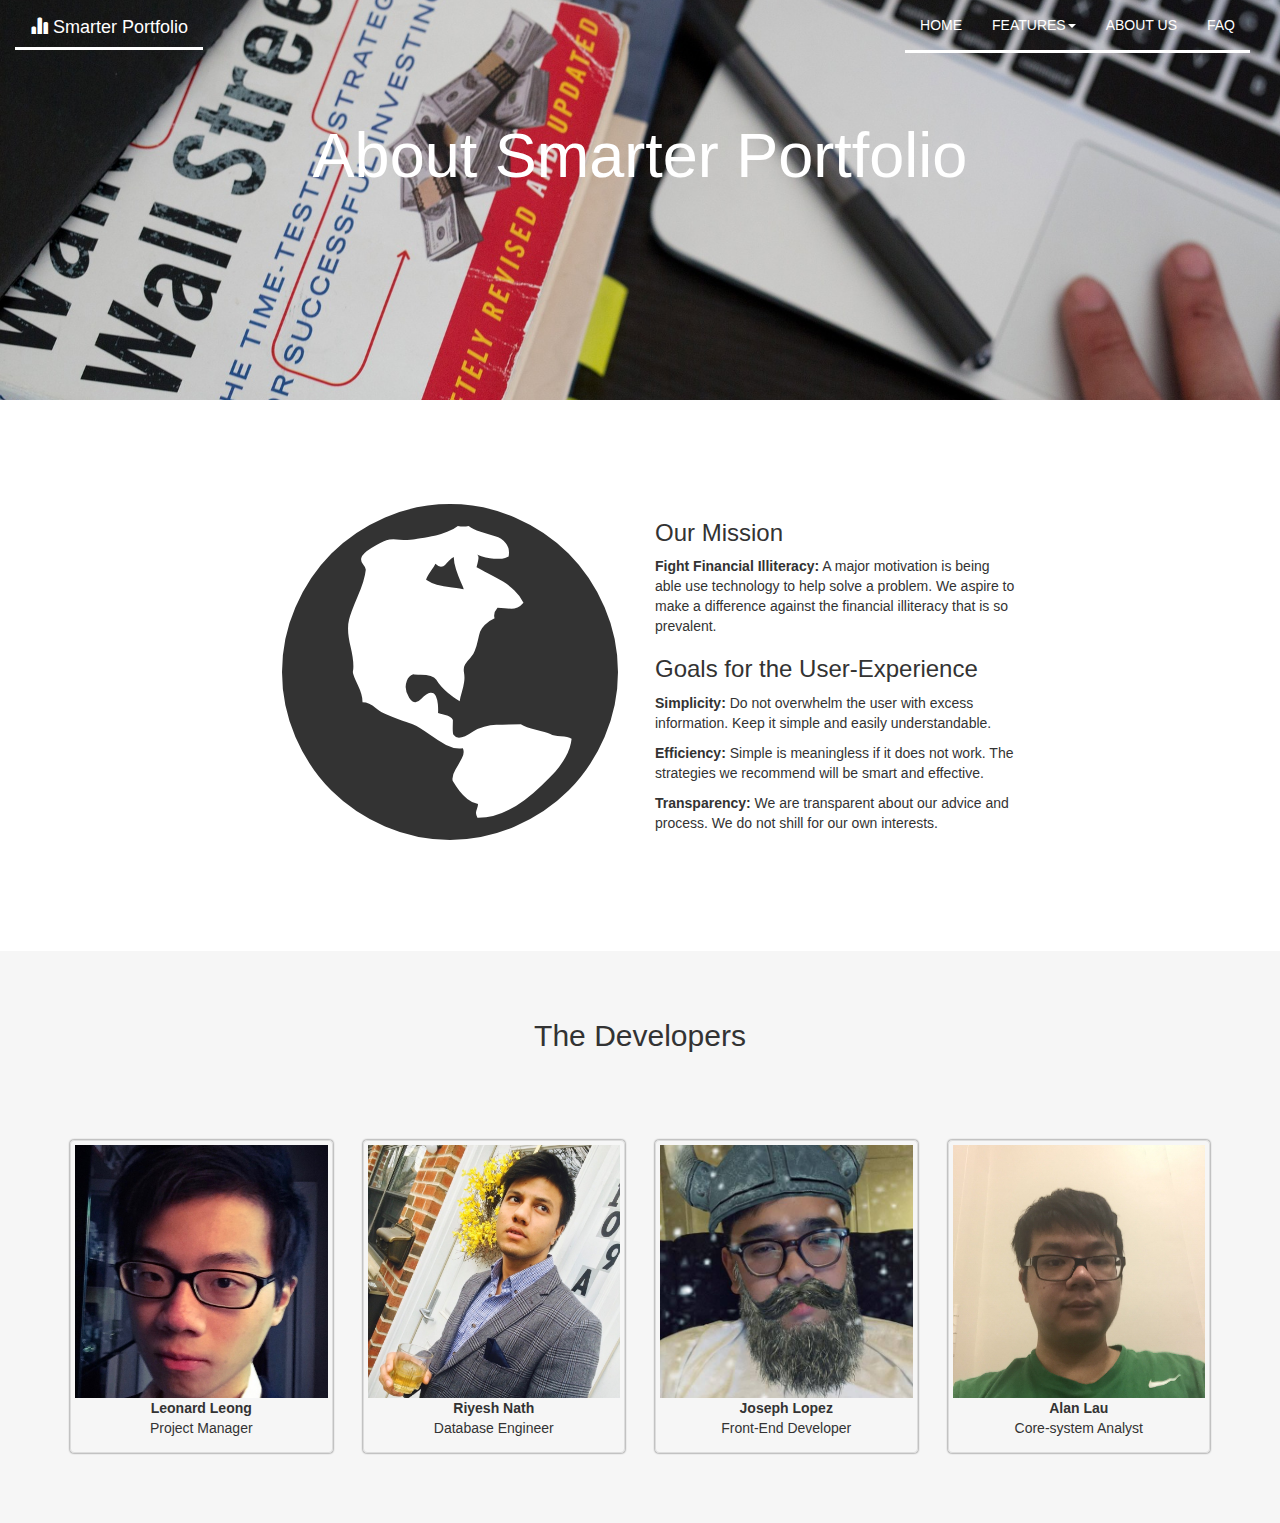
<file: AboutUs.html>
<!DOCTYPE html>
<html lang="en">
<head>
  <title>About Us</title>
  <meta charset="utf-8">
  <meta name="viewport" content="width=device-width, initial-scale=1">
  <link rel="stylesheet" href="http://maxcdn.bootstrapcdn.com/bootstrap/3.3.7/css/bootstrap.min.css">
  <script src="https://ajax.googleapis.com/ajax/libs/jquery/1.12.4/jquery.min.js"></script>
  <script src="http://maxcdn.bootstrapcdn.com/bootstrap/3.3.7/js/bootstrap.min.js"></script>
  <link rel="stylesheet" type="text/css" href="style/AboutUs.css" media="screen"/>
  <script src="script/AboutUs.js"></script>

  <style>
    
    #header{
      background-image: url('photos/wallstreet_mag.jpg');
      background-size: cover;
      background-position: center center;
      height: 400px; 
    }
  </style>
</head>

<body>

<div class="clearfix container-fluid" id="header">

  <!--navbar-->
  <nav class="navbar navbar-default">
    <div class="container-fluid">
      <div class="navbar-header">
      <!--Compress navbar links into one button when viewed on a phone-->
        <button type="button" class="navbar-toggle" data-toggle="collapse" data-target="#myNavbar">
          <span class="icon-bar"></span>
          <span class="icon-bar"></span>
          <span class="icon-bar"></span>
        </button>
        <a class = "navbar-brand" href="index.html"><span class="glyphicon glyphicon-stats logo"></span> Smarter Portfolio</a>
      </div>

      <!--Nav bar links. Will be put in a button when viewed on a phone-->
      <div class="collapse navbar-collapse" id="myNavbar">
        <ul class="nav navbar-nav navbar-right">
          <li><a href="index.html">HOME</a></li>
          <!--drop drop of features link-->
          <li class="dropdown"><a class="dropdown-toggle" data-toggle="dropdown" href="#">FEATURES<span class="caret"></span></a>
            <ul class="dropdown-menu">
              <li><a href="PortfolioBuilder.html">PORTFOLIO BUILDER</a></li>
              <li><a href="ExpectedGrowthCalculator.html">EXPECTED GROWTH CALCULATOR</a></li>
              <li><a href="CreditCardWizard.html">CREDIT CARD WIZARD</a></li>
            </ul>
          </li>
          <li><a href="AboutUs.html">ABOUT US</a></li>
          <li><a href="FAQ.html">FAQ</a></li>
        </ul>
      </div>
    </div>
  </nav>

  <div class="jumbotron container headerJumbotron text-center">
    <h1>About Smarter Portfolio</h1>
  </div>

</div>



<!-- Container (About Section) -->
<!--
<div class="container">
  <div class="row">
    <div class="col-sm-4 col-sm-offset-2 left-image">
      <span class="glyphicon glyphicon-globe small-logo"></span>
    </div>
    <div class="col-sm-4">
      <h3>Our Mission</h2>
      <p><strong>Fight Financial Literacy:</strong> A major motivation is being able use technology to help solve a problem. We aspire to make a difference against the financial illiteracy that is so prevalent.</p>
      <h3>Goals for the User-Experience</h3>
      <p><strong>Simplicity:</strong> Do not overwhelm the user with excess information. Keep it simple and easily understandable.</p>
      <p><strong>Efficiency:</strong> Simple is meaningless if it does not work. The strategies we recommend will be smart and effective.</p>
      <p><strong>Transparency:</strong> We are transparent about our advice and process. We do not shill for our own interests.</p>
    </div>
  </div>
</div>
//-->

<!-- Container (About Section) -->
<div class="container mission">
  <div class="row">
    <div class="col-sm-6 fade-left left-image">
      <span class="glyphicon glyphicon-globe small-logo"></span>
    </div>
    <div class="col-sm-4 fade-right">
      <h3>Our Mission</h3>
      <p><strong>Fight Financial Illiteracy:</strong> A major motivation is being able use technology to help solve a problem. We aspire to make a difference against the financial illiteracy that is so prevalent.</p>
      <h3>Goals for the User-Experience</h3>
      <p><strong>Simplicity:</strong> Do not overwhelm the user with excess information. Keep it simple and easily understandable.</p>
      <p><strong>Efficiency:</strong> Simple is meaningless if it does not work. The strategies we recommend will be smart and effective.</p>
      <p><strong>Transparency:</strong> We are transparent about our advice and process. We do not shill for our own interests.</p>
    </div>
  </div>
</div>

<!-- Container (Portfolio Section) -->
<div class="container-fluid thumbnails text-center">

  <div class="container">
    
    <div class="jumbotron developersJumbotron text-center">
      <h2>The Developers</h2>
    </div>

    <div class="row text-center">
      <div class="col-sm-3 fade-thumbnail">
        <div class="thumbnail">
          <img src="photos/leon.jpg" alt="Leon" width="400" height="300">
          <p><strong>Leonard Leong</strong><br>Project Manager</p>
        </div>
      </div>

      <div class="col-sm-3 fade-thumbnail">
        <div class="thumbnail">
          <img src="photos/riyesh.jpg" alt="Riyesh" width="400" height="300">
          <p><strong>Riyesh Nath</strong><br>Database Engineer</p> 
        </div>
      </div>

      <div class="col-sm-3 fade-thumbnail">
        <div class="thumbnail">
          <img src="photos/joseph.jpg" alt="Joseph" width="400" height="300">
          <p><strong>Joseph Lopez</strong><br>Front-End Developer</p>   
        </div>
      </div>

      <div class="col-sm-3 fade-thumbnail">
        <div class="thumbnail">
          <img src="photos/alan.jpg" alt="Alan" width="400" height="300">
          <p><strong>Alan Lau</strong><br>Core-system Analyst</p>
        </div>
      </div>
    </div>

  </div>

</div>

</body>
</html>
</file>
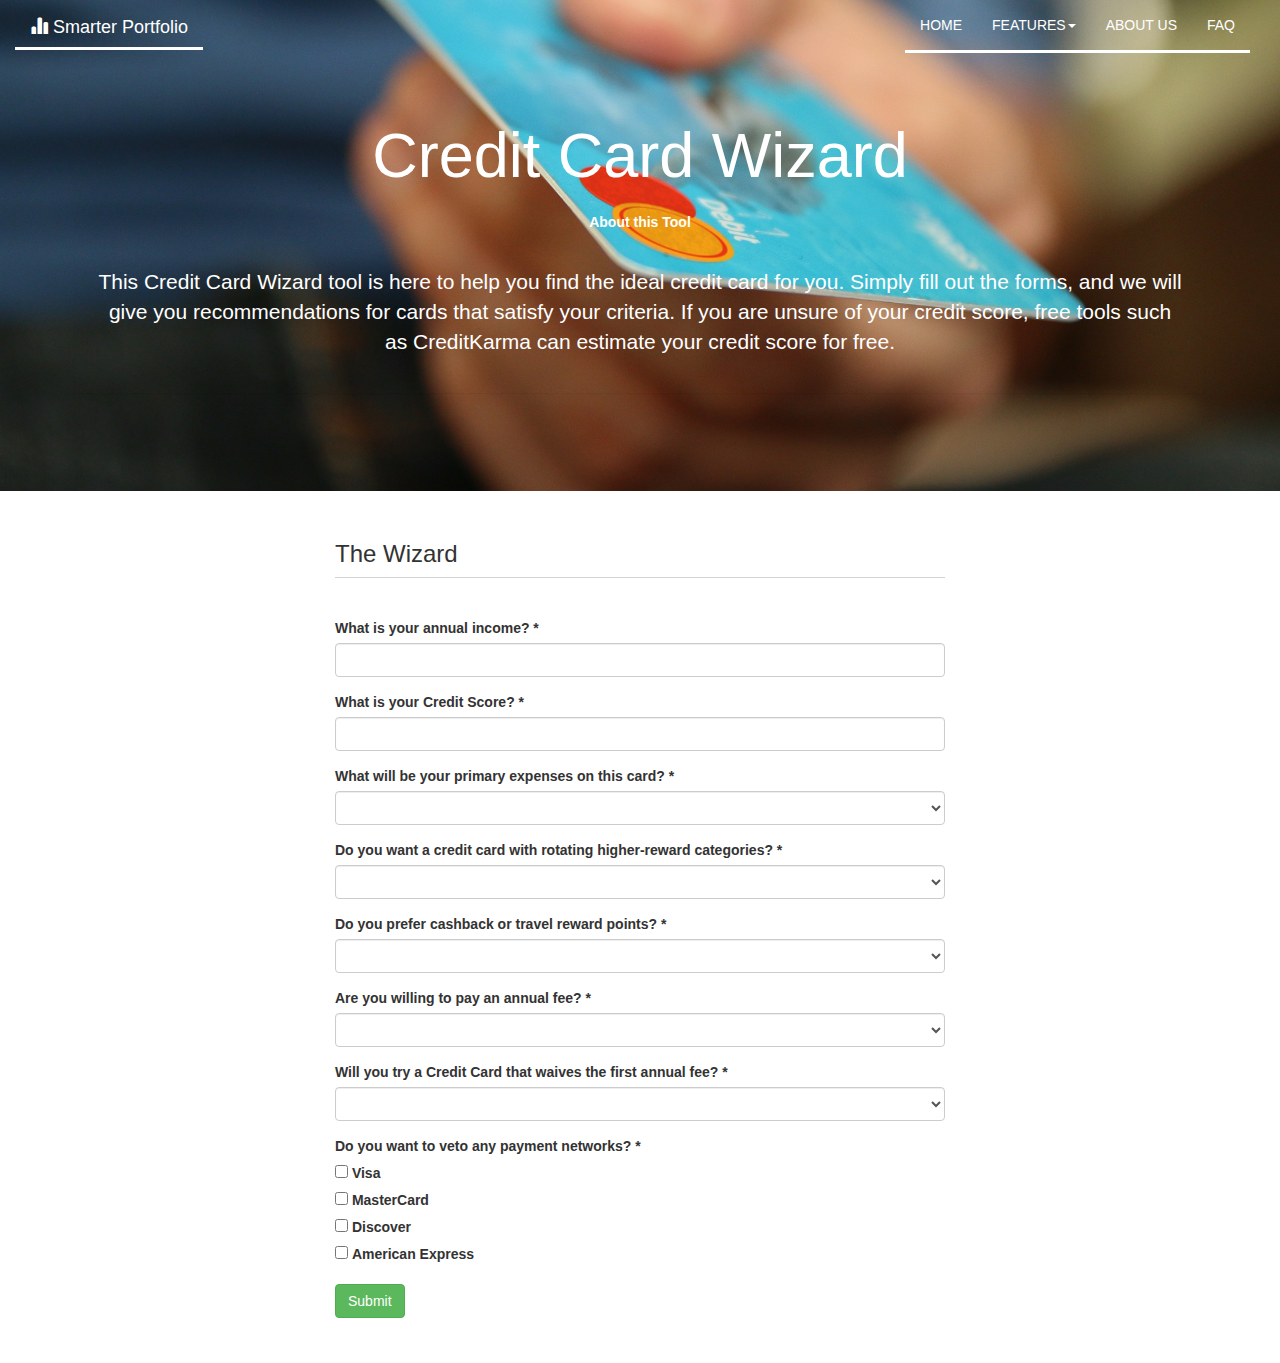
<file: CreditCardWizard.html>
<!DOCTYPE html>
<html lang="en">
<head>
  <title>Credit Card Wizard</title>
  <meta charset="utf-8">
  <meta name="viewport" content="width=device-width, initial-scale=1">
  <link rel="stylesheet" href="http://maxcdn.bootstrapcdn.com/bootstrap/3.3.7/css/bootstrap.min.css">
  <script src="https://ajax.googleapis.com/ajax/libs/jquery/1.12.4/jquery.min.js"></script>
  <script src="http://maxcdn.bootstrapcdn.com/bootstrap/3.3.7/js/bootstrap.min.js"></script>
  <link rel="stylesheet" type="text/css" href="style/form_style.css" media="screen" />
  <script src="script/CreditCardWizard.js"></script>

  <style>
    
    #header{
      /*background-color: #20B2AA;*/
      background-image: url('photos/money.jpg');
      background-size: cover;
      background-position: bottom center;
    }

  </style>
</head>

<body>

<div class="clearfix container-fluid" id="header">

  <!--navbar-->
  <nav class="navbar navbar-default">
    <div class="container-fluid">
      <div class="navbar-header">
      <!--Compress navbar links into one button when viewed on a phone-->
        <button type="button" class="navbar-toggle" data-toggle="collapse" data-target="#myNavbar">
          <span class="icon-bar"></span>
          <span class="icon-bar"></span>
          <span class="icon-bar"></span>
        </button>
        <a class = "navbar-brand" href="index.html"><span class="glyphicon glyphicon-stats logo"></span> Smarter Portfolio</a>
      </div>

      <!--Nav bar links. Will be put in a button when viewed on a phone-->
      <div class="collapse navbar-collapse" id="myNavbar">
        <ul class="nav navbar-nav navbar-right">
          <li><a href="index.html">HOME</a></li>
          <!--drop drop of features link-->
          <li class="dropdown"><a class="dropdown-toggle" data-toggle="dropdown" href="#">FEATURES<span class="caret"></span></a>
            <ul class="dropdown-menu">
              <li><a href="PortfolioBuilder.html">PORTFOLIO BUILDER</a></li>
              <li><a href="ExpectedGrowthCalculator.html">EXPECTED GROWTH CALCULATOR</a></li>
              <li><a href="CreditCardWizard.html">CREDIT CARD WIZARD</a></li>
            </ul>
          </li>
          <li><a href="AboutUs.html">ABOUT US</a></li>
          <li><a href="FAQ.html">FAQ</a></li>
        </ul>
      </div>
    </div>
  </nav>

  <!--title-->
  <div class="jumbotron text-center">
    <h1>Credit Card Wizard</h1>
    <div class="flip">
        <a href="#"><h5 style="color:white; font-weight:bold;">About this Tool</h5></a>
      </div>
      <div class="panel">
        <p>This Credit Card Wizard tool is here to help you find the ideal credit card for you. Simply fill out the forms, and we will give you recommendations for cards that satisfy your criteria. If you are unsure of your credit score, free tools such as CreditKarma can estimate your credit score for free.</p>
      </div>
    </div>
  </div>

</div>

<!-- input form-->
<div class = "custom-container container">

  <div style="border-bottom: solid 1px #D3D3D3"><h3>The Wizard</h3></div><br><br>
  
  <form id="rendered-form">

    <div class="form-group">
      <label>What is your annual income? *</label> 
      <input type="number" required="" class="form-control" id="number-income" aria-required="true">
    </div>

    <div class="form-group">
      <label>What is your Credit Score? *</label>
      <input type="number" required="" class="form-control" id="number-creditscore" aria-required="true">
    </div>

    <div class="form-group">
      <label>What will be your primary expenses on this card? *</label>
      <select type="select" required="" class="form-control" id="select-expenses" aria-required="true" onchange="getExpenses(this);">
        <option value="option-1" selected="true"> </option>
        <option value="option-2">General Spending</option> 
        <option value="option-3">Travel</option>
        <option value="option-4">Restaurants</option>
        <option value="option-5">Groceries/Supermarkets</option>
      </select> 
    </div>

    <div class="form-group">
      <label>Do you want a credit card with rotating higher-reward categories? *</label>
      <select type="select" required="" class="form-control" id="select-rotating" aria-required="true" onchange="getRewards(this);">
        <option value="option-1" selected="true"> </option>
        <option value="option-2">Yes</option> 
        <option value="option-3">No</option>
      </select> 
    </div>

    <div class="form-group">
      <label>Do you prefer cashback or travel reward points? *</label>
      <select type="select" required="" class="form-control" id="select-pointspref" aria-required="true" onchange="getPoints(this);">
        <option value="option-1" selected="true"> </option> 
        <option value="option-2">Cashback</option> 
        <option value="option-3">Travel</option>
        <option value="option-4">I don't care</option>
      </select>
    </div>

    <div class="form-group">
      <label>Are you willing to pay an annual fee? *</label>
      <select type="select" required="" class="form-control" id="select-annualfee" aria-required="true" onchange="getFee(this);">
        <option value="option-1" selected="true"> </option> 
        <option value="option-2">Yes</option> 
        <option value="option-3">No</option>
    </select>
    </div>

    <div class="form-group">
      <label>Will you try a Credit Card that waives the first annual fee? *</label>
      <select type="select" required="" class="form-control" id="select-waive" aria-required="true" onchange="getWaive(this);">
      <option value="option-1" selected="true"> </option>
      <option value="option-2">Yes</option>
      <option value="option-3">No</option> 
    </select>
    </div>

    <div class="form-group">
      <label>Do you want to veto any payment networks? *</label>
      <div class="checkbox-group">
      <input type="checkbox" id="checkbox-group-veto-0" value="Visa" selected=""> <label for="checkbox-group-veto-0">Visa</label><br>
              
      <input type="checkbox" id="checkbox-group-veto-1" value="MasterCard" selected=""> <label for="checkbox-group-veto-1">MasterCard</label><br>

      <input type="checkbox" id="checkbox-group-veto-2" value="Discover" selected=""> <label for="checkbox-group-veto-2">Discover</label><br>
      
      <input type="checkbox" id="checkbox-group-veto-3" value="American Express" selected=""> <label for="checkbox-group-veto-3">American Express</label>
     </div>
    </div>

    <!--call retrieval functions, initiate modal to print results-->
    <div class="form-group">
      <button type="button" class="button-input btn btn-success" id="button-submit" onclick="getTextboxInput(); getNetworks(); printResult();" data-toggle="modal" data-target="#modalResult" >Submit</button>
    </div>

  </form>

</div>

  <!-- Modal Result -->
    <div class="modal fade" id="modalResult" role="dialog">
    <div class="modal-dialog">
      <div class="modal-content">
        <div class="modal-header">
          <button type="button" class="close" data-dismiss="modal">&times;</button>
          <h4 class="modal-title">Sample Result- Returned Input</h4>
        </div>
        <div class="modal-body">
          <p id="sampleResultIncome"></p>
          <p id="sampleResultCreditScore"></p>
          <p id="sampleResultExpenses"></p>
          <p id="sampleResultRewards"></p>
          <p id="sampleResultPoints"></p>   
          <p id="sampleResultFee"></p> 
          <p id="sampleResultWaive"></p> 
          <p id="sampleResultNetwork"></p>
        </div>
        <div class="modal-footer">
          <button type="button" class="btn btn-default" data-dismiss="modal">Close</button>
        </div>
      </div>
    </div>
  </div>
  
  
</body>
</html>
</file>
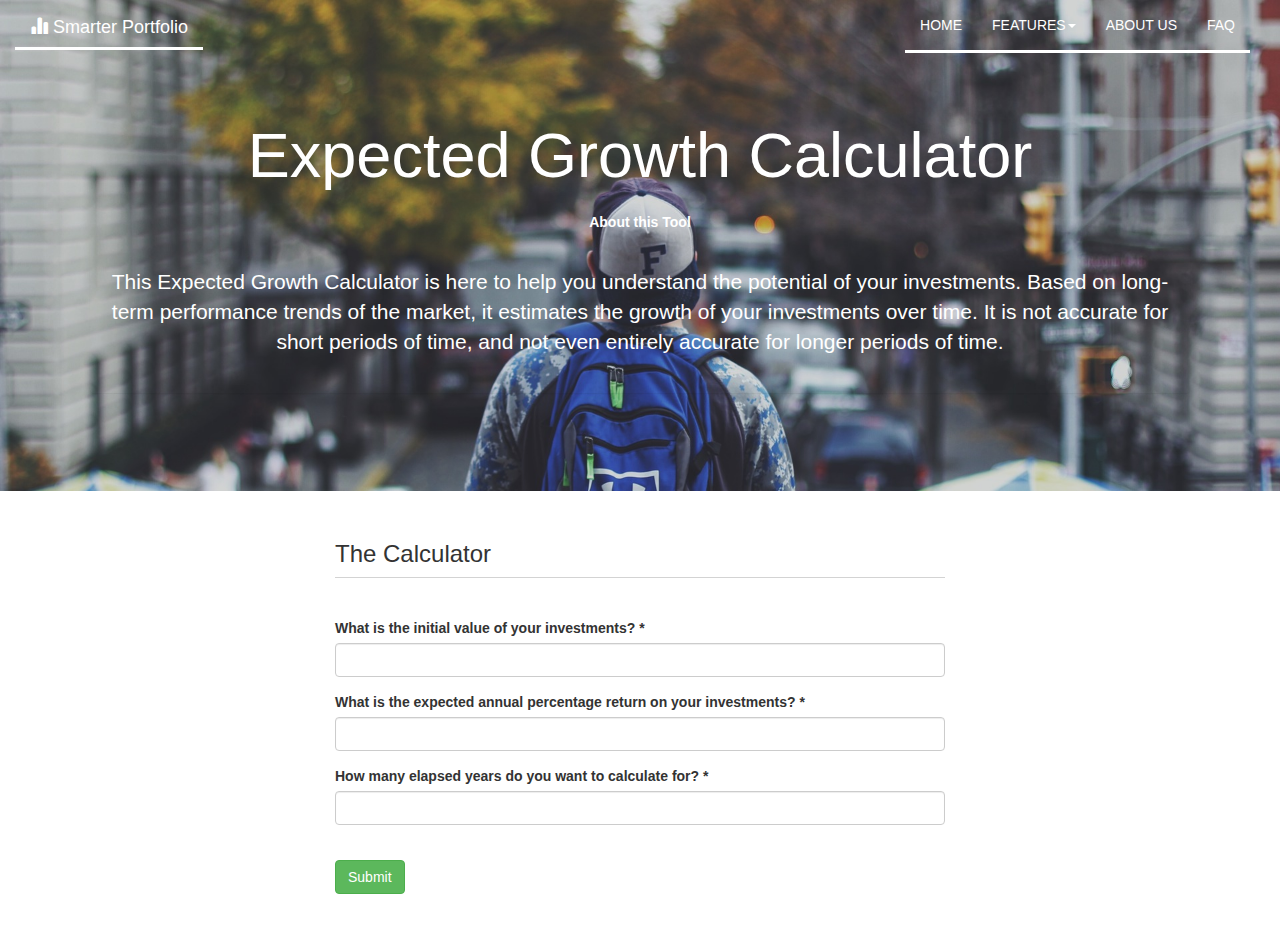
<file: ExpectedGrowthCalculator.html>
<!DOCTYPE html>
<html lang="en">
<head>
  <title>Expected Growth Calculator</title>
  <meta charset="utf-8">
  <meta name="viewport" content="width=device-width, initial-scale=1">
  <link rel="stylesheet" href="http://maxcdn.bootstrapcdn.com/bootstrap/3.3.7/css/bootstrap.min.css">
  <script src="https://ajax.googleapis.com/ajax/libs/jquery/1.12.4/jquery.min.js"></script>
  <script src="http://maxcdn.bootstrapcdn.com/bootstrap/3.3.7/js/bootstrap.min.js"></script>
  <link rel="stylesheet" type="text/css" href="style/form_style.css" media="screen" />
  <script src="script/ExpectedGrowthCalculator.js"></script>
  
  <style>
    
    #header{
      background-image: url('photos/someguy.jpg');
      background-size: cover;
      background-position: center center;
      /*min-height: 500px;*/
    }

  </style>
</head>

<body>

<div class="clearfix container-fluid" id="header">

  <!--navbar-->
  <nav class="navbar navbar-default">
    <div class="container-fluid">
      <div class="navbar-header">
      <!--Compress navbar links into one button when viewed on a phone-->
        <button type="button" class="navbar-toggle" data-toggle="collapse" data-target="#myNavbar">
          <span class="icon-bar"></span>
          <span class="icon-bar"></span>
          <span class="icon-bar"></span>
        </button>
        <a class = "navbar-brand" href="index.html"><span class="glyphicon glyphicon-stats logo"></span> Smarter Portfolio</a>
      </div>

      <!--Nav bar links. Will be put in a button when viewed on a phone-->
      <div class="collapse navbar-collapse" id="myNavbar">
        <ul class="nav navbar-nav navbar-right">
          <li><a href="index.html">HOME</a></li>
          <!--drop drop of features link-->
          <li class="dropdown"><a class="dropdown-toggle" data-toggle="dropdown" href="#">FEATURES<span class="caret"></span></a>
            <ul class="dropdown-menu">
              <li><a href="PortfolioBuilder.html">PORTFOLIO BUILDER</a></li>
              <li><a href="ExpectedGrowthCalculator.html">EXPECTED GROWTH CALCULATOR</a></li>
              <li><a href="CreditCardWizard.html">CREDIT CARD WIZARD</a></li>
            </ul>
          </li>
          <li><a href="AboutUs.html">ABOUT US</a></li>
          <li><a href="FAQ.html">FAQ</a></li>
        </ul>
      </div>
    </div>
  </nav>

  <!--title-->
  <div class="jumbotron text-center">
    <h1>Expected Growth Calculator</h1>
    <div class="container info">
      <div class="flip">
        <a href="#"><h5 style="color:white; font-weight:bold;">About this Tool</h5></a>
      </div>
      <div class="panel">
        <p>This Expected Growth Calculator is here to help you understand the potential of your investments. Based on long-term performance trends of the market, it estimates the growth of your investments over time. It is not accurate for short periods of time, and not even entirely accurate for longer periods of time.</p>
      </div>
    </div>
  </div>
    
</div>

<!--input form-->
<div class = "custom-container container">

  <div style="border-bottom: solid 1px #D3D3D3"><h3>The Calculator</h3></div><br><br>

  <form id="rendered-form">

   <div class="form-group">
     <label>What is the initial value of your investments? *</label> 
     <input type="number" required="" class="form-control" id="number-1" aria-required="true">
   </div>

   <div class="form-group">
     <label>What is the expected annual percentage return on your investments? *</label> 
     <input type="number" required="" class="form-control" id="number-2" aria-required="true">
    </div>

   <div class="form-group">
     <label>How many elapsed years do you want to calculate for? *</label> 
     <input type="number" required="" class="form-control" id="number-3" aria-required="true">
    </div><br>

    <!-- run getInput, printResult, and initiate Modal to show results at button click-->
    <div class="form-group">
      <button type="button" class="button-input btn btn-success" id="button-submit" onclick="getInput(); printResult();" data-toggle="modal" data-target="#modalResult">Submit</button>
    </div> 

  </form>
</div>

<!-- Modal Result -->
  <div class="modal fade" id="modalResult" role="dialog">
    <div class="modal-dialog">
      <div class="modal-content">
        <div class="modal-header">
          <button type="button" class="close" data-dismiss="modal">&times;</button>
          <h4 class="modal-title">Sample Result- Returned Input</h4>
        </div>
        <div class="modal-body">
          <p id="sampleResultInvestmentValue"></p>
          <p id="sampleResultPercentage"></p>
          <p id="sampleResultYears"></p>
        </div>
        <div class="modal-footer">
          <button type="button" class="btn btn-default" data-dismiss="modal">Close</button>
        </div>
      </div>
    </div>
  </div>

</body>
</html>
</file>
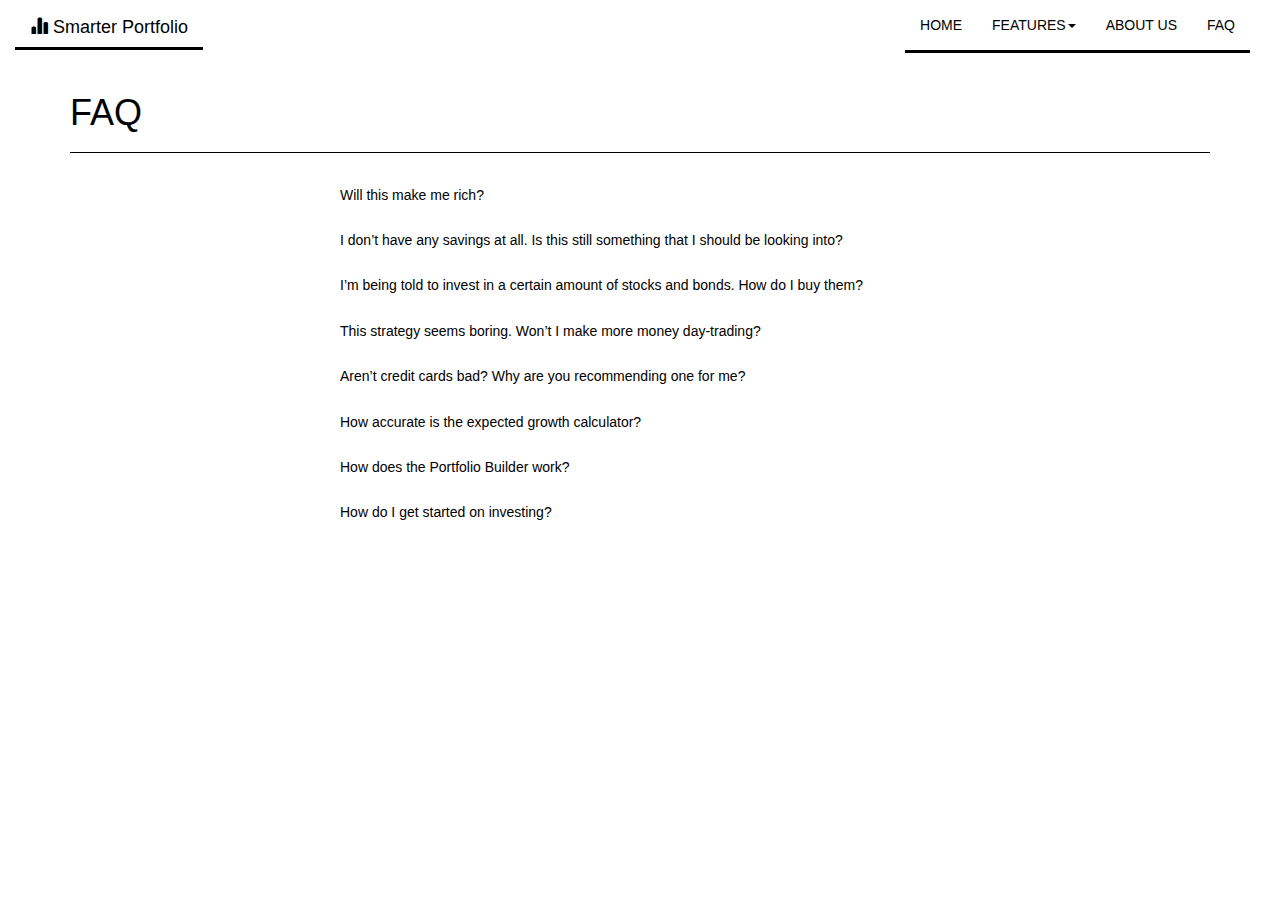
<file: FAQ.html>
<!DOCTYPE html>
<html lang="en">
<head>
  <title>FAQ</title>
  <meta charset="utf-8">
  <meta name="viewport" content="width=device-width, initial-scale=1">
  <link rel="stylesheet" href="http://maxcdn.bootstrapcdn.com/bootstrap/3.3.7/css/bootstrap.min.css">
  <script src="https://ajax.googleapis.com/ajax/libs/jquery/1.12.4/jquery.min.js"></script>
  <script src="http://maxcdn.bootstrapcdn.com/bootstrap/3.3.7/js/bootstrap.min.js"></script>
  <link rel="stylesheet" type="text/css" href="style/FAQ.css" media="screen"/>
  <script src="script/FAQ.js"></script>
</head>

<body>

<div class="container-fluid">
  
  <!--navbar-->
  <nav class="navbar navbar-default">
    <div class="container-fluid">
      <div class="navbar-header">
      <!--Compress navbar links into one button when viewed on a phone-->
        <button type="button" class="navbar-toggle" data-toggle="collapse" data-target="#myNavbar">
          <span class="icon-bar"></span>
          <span class="icon-bar"></span>
          <span class="icon-bar"></span>
        </button>
        <a class = "navbar-brand" href="index.html"><span class="glyphicon glyphicon-stats logo"></span> Smarter Portfolio</a>
      </div>

      <!--Nav bar links. Will be put in a button when viewed on a phone-->
      <div class="collapse navbar-collapse" id="myNavbar">
        <ul class="nav navbar-nav navbar-right">
          <li><a href="index.html">HOME</a></li>
          <!--drop drop of features link-->
          <li class="dropdown"><a class="dropdown-toggle" data-toggle="dropdown" href="#">FEATURES<span class="caret"></span></a>
            <ul class="dropdown-menu">
              <li><a href="PortfolioBuilder.html">PORTFOLIO BUILDER</a></li>
              <li><a href="ExpectedGrowthCalculator.html">EXPECTED GROWTH CALCULATOR</a></li>
              <li><a href="CreditCardWizard.html">CREDIT CARD WIZARD</a></li>
            </ul>
          </li>
          <li><a href="AboutUs.html">ABOUT US</a></li>
          <li><a href="FAQ.html">FAQ</a></li>
        </ul>
      </div>
    </div>
  </nav>

  <!--title-->  
  <div class="container">
    <div class="page-header headerJumbotron">
      <h1>FAQ</h1>
    </div>
  </div>

</div>

<div class = "custom-container container">
	<div class="flip">
		<a href="#" class="questions"><h5>Will this make me rich?</h5></a>
		
	</div>
	<div class="panel">
		<p>The strategy should work as it is advertised to. So you should expect to double your principal investment multiple times, given enough time. It is up to you, whether or not that amount is enough to satisfy your needs. The more money you prepare at an earlier time, the more it will accumulate to.</p>
	</div>

	<div class="flip">
		<a href="#" class="questions"><h5>I don’t have any savings at all. Is this still something that I should be looking into?</h5></a>
	</div>
	<div class="panel">
		<p>It depends on your opportunity costs. Before investing in the market, where the returns are gradual, see if there are rewarding ways to invest in yourself. This may be in the form of an education, training, etc. Especially for low sums of money, these choices offer more potential ROI.
		</p>
	</div>

	<div class="flip">
		<a href="#" class="questions"><h5>I’m being told to invest in a certain amount of stocks and bonds. How do I buy them?</h5></a>
	</div>
	<div class="panel">
		<p>We recommend investing in these assets through low cost index funds. There are many to choose from. If you are at a loss, we recommend the following:<br> 
		 -Vanguard Total Stock Market Index Fund (VTI) <br>
		-Vanguard Total Bond Market Index Fund (BND)<br>
		-Vanguard Total International Stock Index Fund (VXUS)<br></p>
	</div>

	<div class="flip">
		<a href="#"><h5 class="questions">This strategy seems boring. Won’t I make more money day-trading?</h5></a>
	</div>
	<div class="panel">
		<p>If you are so talented and gifted, perhaps. But for the overwhelming majority of people, they’d see better results just investing and holding onto index funds. This saves you time and hassle, especially when it comes to taxes.</p>
	</div>

	<div class="flip">
		<a href="#" class="questions"><h5>Aren’t credit cards bad? Why are you recommending one for me?</h5></a>
	</div>
	<div class="panel">
		<p>If you are a follower of Dave Ramsey’s advice, then you might think so. But no, they are not inherently ‘bad’. They are only bad if misused, and the same logic would apply to any other line of credit.<br><br>A credit card is a revolving line of credit, and a very useful tool. If anything, to help you build up your credit score, which is an important assessment of your reliability and trustworthiness towards financial contracts. And if you use them correctly, credit cards offer reward points, that while miniscule, can add up over time to help you claim meaningful prizes.</p>
	</div>

	<div class="flip">
		<a href="#" class="questions"><h5>How accurate is the expected growth calculator?</h5></a>
	</div>
	<div class="panel">
		<p>The expected growth calculator uses the long-term historic performance of given asset types, and assumes that they will continue on this trend. It should be accurate given a long enough period of time, but is guessing at best for shorter periods.</p>
	</div>

  <div class="flip">
    <a href="#" class="questions"><h5>How does the Portfolio Builder work?</h5></a>
  </div>
  <div class="panel">
    <p>Our Portfolio Builder algorithms are based on effective passive investing strategies. They determine an efficient asset allocation based on your investment goals and risk preferences.</p>
  </div>

  <div class="flip">
    <a href="#" class="questions"><h5>How do I get started on investing?</h5></a>
  </div>
  <div class="panel">
    <p>You first need to create a brokerage account. That will allow you to transfer in funds and make the investments you want. For beginners, we recommend Vanguard, which offers no fees when you trade the funds they manage.</p>
  </div>

</div>

 

<!--
<div class="container">
  <div class="page-header text-center algorithmJumbotron">
    <h2>Algorithms</h2>
  </div>

  <div class="container algo-content text-center">
    <div class="col-sm-12">
      <p>The expected growth calculator uses the long-term historic performance of given asset types, and assumes that they will continue on this trend. It should be accurate given a long enough period of time, but is guessing at best for shorter periods.</p>
    </div>
  </div>
</div>
-->

</body>
</html>
</file>
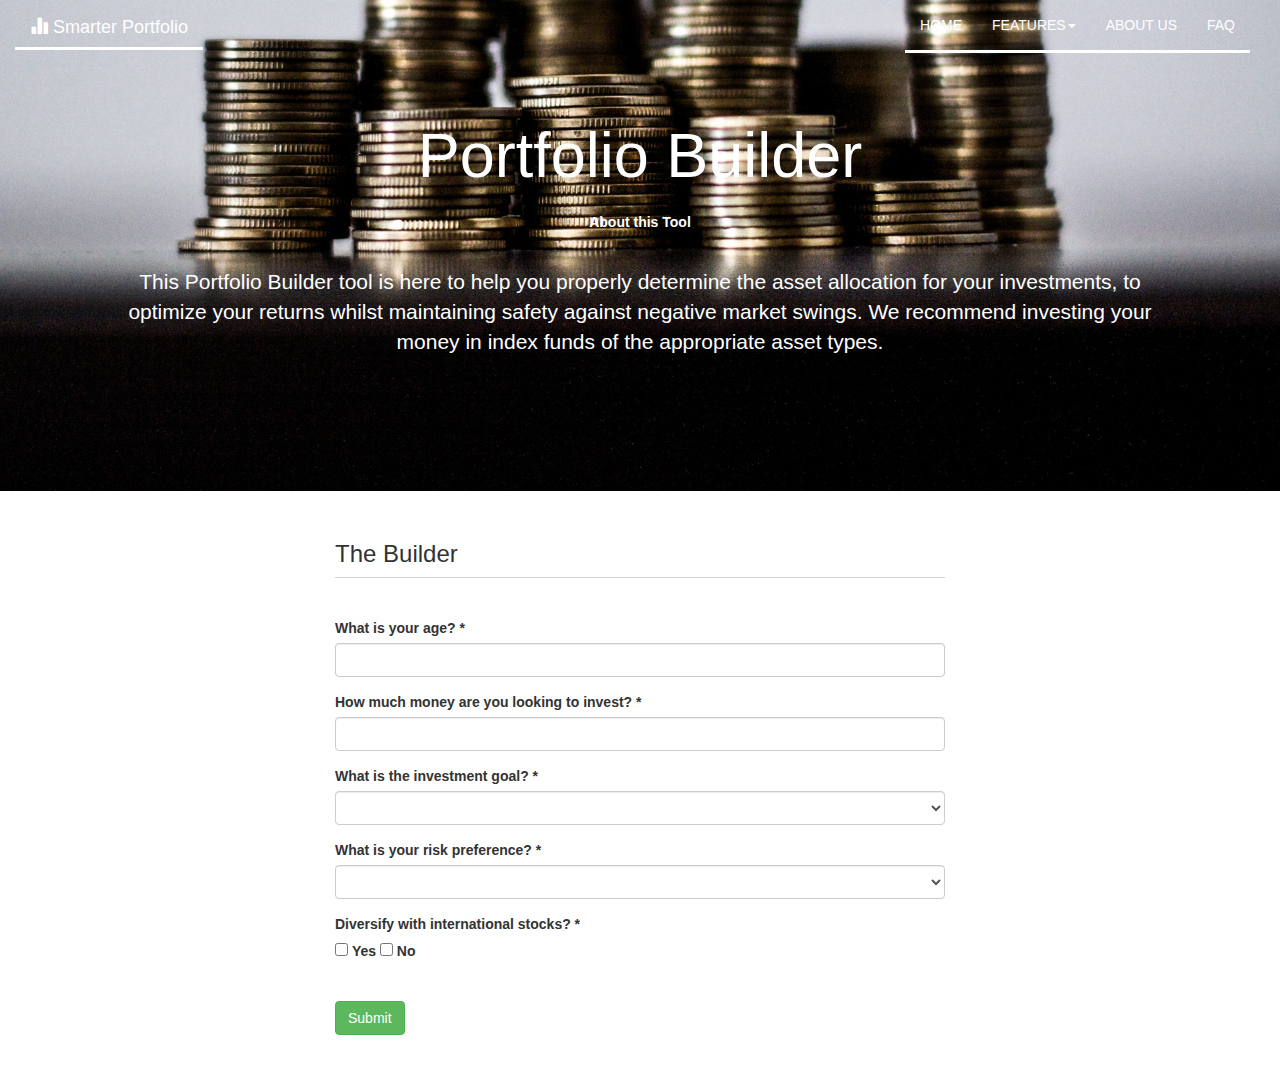
<file: PortfolioBuilder.html>
<!DOCTYPE html>
<html lang="en">
<head>
  <title>Portfolio Builder</title>
  <meta charset="utf-8">
  <meta name="viewport" content="width=device-width, initial-scale=1">
  <link rel="stylesheet" href="http://maxcdn.bootstrapcdn.com/bootstrap/3.3.7/css/bootstrap.min.css">
  <script src="https://ajax.googleapis.com/ajax/libs/jquery/1.12.4/jquery.min.js"></script>
  <script src="http://maxcdn.bootstrapcdn.com/bootstrap/3.3.7/js/bootstrap.min.js"></script>
  <link rel="stylesheet" type="text/css" href="style/form_style.css" media="screen" />
  <script src="script/PortfolioBuilder.js"></script>

  <style>

    #header{
      /*background-color: #20B2AA;*/
      background-image: url('photos/coins.jpg');
      background-size: cover;
      background-position: bottom center;
      /*min-height: 500px;*/
    }
    
  </style>
</head>

<body>

<div class="clearfix container-fluid" id="header">

  <!-- navbar -->
  <nav class="navbar navbar-default">
    <div class="container-fluid">
      <div class="navbar-header">
      <!--Compress navbar links into one button when viewed on a phone-->
        <button type="button" class="navbar-toggle" data-toggle="collapse" data-target="#myNavbar">
          <span class="icon-bar"></span>
          <span class="icon-bar"></span>
          <span class="icon-bar"></span>
        </button>
        <a class = "navbar-brand" href="index.html"><span class="glyphicon glyphicon-stats logo"></span> Smarter Portfolio</a>
      </div>

      <!--Nav bar links. Will be put in a button when viewed on a phone-->
      <div class="collapse navbar-collapse" id="myNavbar">
        <ul class="nav navbar-nav navbar-right">
          <li><a href="index.html">HOME</a></li>
          <!--drop drop of features link-->
          <li class="dropdown"><a class="dropdown-toggle" data-toggle="dropdown" href="#">FEATURES<span class="caret"></span></a>
            <ul class="dropdown-menu">
              <li><a href="PortfolioBuilder.html">PORTFOLIO BUILDER</a></li>
              <li><a href="ExpectedGrowthCalculator.html">EXPECTED GROWTH CALCULATOR</a></li>
              <li><a href="CreditCardWizard.html">CREDIT CARD WIZARD</a></li>
            </ul>
          </li>
          <li><a href="AboutUs.html">ABOUT US</a></li>
          <li><a href="FAQ.html">FAQ</a></li>
        </ul>
      </div>
    </div>
  </nav>

  <!-- title -->
  <div class="jumbotron text-center">
    
    <div class="container-fluid title">
      <h1>Portfolio Builder</h1>
    </div>  
    
    <div class="container info">
      <div class="flip">
        <a href="#"><h5 style="color:white; font-weight:bold;">About this Tool</h5></a>
      </div>
      <div class="panel">
        <p>This Portfolio Builder tool is here to help you properly determine the asset allocation for your investments, to optimize your returns whilst maintaining safety against negative market swings. We recommend investing your money in index funds of the appropriate asset types.</p>
      </div>
    </div>

  </div>

</div>

<!--input form-->
<div class = "custom-container container">

  <div style="border-bottom: solid 1px #D3D3D3"><h3>The Builder</h3></div><br><br>

  <form id="rendered-form"> 
 
    <div class="form-group">
      <label>What is your age? *</label> 
      <input type="number" required="" min="0" max="150" class="form-control" id="number-age" aria-required="true">
    </div>

    <div class="form-group">
      <label>How much money are you looking to invest? *</label> 
      <input type="number" required="" min="1" class="form-control" id="number-capital" aria-required="true">
    </div>

    <div class="form-group">
      <label>What is the investment goal? *</label>
      <select type="select" required="" class="form-control"  id="select-goal"
      aria-required="true" onchange="getGoal(this);">
        <option value="option-1" selected = "true"> </option>
        <option value="option-2">Retirement Planning</option> 
        <option value="option-3">Wealth Accumulation</option> 
        <option value="option-4">Safety Net</option></select> 
    </div>

    <div class="form-group">
      <label>What is your risk preference? *</label> 
      <select type="select" required="" class="form-control" id="select-1474621416872" aria-required="true" onchange="getPreference(this);">
        <option value="option-1" selected="true"> </option> 
        <option value="option-2">Conservative</option> 
        <option value="option-3">Moderate</option>
        <option value="option-4">Aggressive</option>
      </select> 
    </div>

    <div class="form-group">
      <label>Diversify with international stocks? *</label>
      <div class="checkbox-group">
        <input type="checkbox" class="checkbox-group" id="checkbox-1474621289446" value="Yes" selected=""> <label for="checkbox-1474621289446">Yes</label>
                  
        <input type="checkbox" class="checkbox-group" id="checkbox-1474621289447" value="No" selected=""> <label for="checkbox-1474621289447">No</label>
      </div>
    </div><br>

    <!--call retrieval functions, initiate modal to print results. 
    changed button type from "submit" to "button"-->
    <div class="form-group">
      <button type="button" class="button-input btn btn-success" id="button-retirement" onclick="getTextBoxInput(); getInternational(); printResult();" data-toggle="modal" data-target="#modalResult">Submit</button>
    </div> 

  </form>
</div>

<!-- Modal Result-->
  <div class="modal fade" id="modalResult" role="dialog">
    <div class="modal-dialog">
      <div class="modal-content">
        <div class="modal-header">
          <button type="button" class="close" data-dismiss="modal">&times;</button>
          <h4 class="modal-title">Sample Result- Portfoliobuilder</h4>
        </div>
        <div class="modal-body">
          <p id="sampleResultAge"></p>
          <p id="sampleResultMoneyAmount"></p>
          <p id="sampleResultGoal"></p>
          <p id="sampleResultPreference"></p>
          <p id="sampleResultInternational"></p>
        </div>
        <div class="modal-footer">
          <button type="button" class="btn btn-default" data-dismiss="modal">Close</button>
        </div>
      </div>
    </div>
  </div>


</body>
</html>
</file>
<file: style/AboutUs.css>
/* Remove the navbar's default margin-bottom and rounded borders */
    .navbar {
      background-color: transparent;
      margin-bottom: 0;
      border-radius: 0;
      border:0;
    }
    
    /* Change font color of the left side of the nav bar to white*/
    .navbar-default .navbar-nav > li > a {
      color : white !important;
    }

    /* White background when mouse hovers the Menu text*/
    .navbar-nav li a:hover, .navbar-nav li.active a {
      color: black !important;
      background-color: #fff !important;
    }

    /*Underline left side of the navbar.*/
    .navbar-default .navbar-brand{
      color: white !important;
      border-bottom: solid white;
    }

    /* Underline right side of the navbar*/
    .navbar .navbar-nav {
      float: none;
      border-bottom: solid white;
    }

     /*-- change navbar dropdown color --*/
    .navbar-default .navbar-nav .open .dropdown-menu>li>a,.navbar-default .navbar-nav .open .dropdown-menu {
      background-color:transparent; 
      color: white;
    }

    /*change the color of the drop down icon when being viewed on smaller screens.*/
    .navbar .navbar-toggle .icon-bar{
      background-color: white;
    }

  	/*font color of link stays black when hovered */
  	a:link{
  		text-decoration: none;
  		color: black;
  	}

    p{
      word-wrap: break-word;
    }

    /*center image in left container in the about smart porf section*/
    .left-image{
      /*padding-top: 10px;*/
      text-align: right;
    }

    /*set size of image in the left container in the about smart porf section*/
    .small-logo {
      font-size: 350px;
    }

    .mission{
      /*font-size: 17px;*/
      margin-top: 100px;
    }

    .headerJumbotron{
      background-color: transparent;
      color: white;
    }

    .developersJumbotron{
      background-color: transparent;
    }

    .thumbnails{
      margin-top: 100px;
      background-color: #f6f6f6;
      padding-bottom: 50px;
    }

    .thumbnail{
      background-color: transparent;
      box-shadow: 0 0 2px;
    }

    /*resize, and align left image on smaller screens*/
    @media screen and (max-width: 1200px) {
      .left-image{
        padding-top: 50px;
        font-size: 300px;
      }
    }

    /*resize, and align left image on smaller screens*/
    @media screen and (max-width: 978px) {
      .left-image{
        padding-top: 70px;
        font-size: 300px;
      }
      .thumbnails{
        margin-top: 50px;
      }
    }

    /*resize and recenter image when on mobile view. Also resize thumbnails*/
    @media screen and (max-width: 768px) {
     .left-image {
        text-align: center;
        margin: 25px 0;
        padding-top: 0px;
        padding-bottom: 0px;
      }
      .small-logo {
        font-size: 300px;
      }
      .thumbnail{
        border: 0;
      }
      .mission{
        padding: 35px;
        margin-top: 0px;
      }
      .col-sm-3{
        padding-bottom: 50px;
      }
      .thumbnails{
        padding: 40px;
      }
      #header{
        height: auto;
      }
       /*Remove bottom border on the left side of the navbar*/
      .navbar-default .navbar-brand{
        border-bottom: 0px;
      }
      /*set navbar opacity on smaller screens*/
      .navbar{
        background: black;
        opacity: 0.8;
      }
    }
</file>
<file: style/form_style.css>
/* Remove the navbar's default margin-bottom and rounded borders */
    .navbar {
      background-color: transparent;
      margin-bottom: 0;
      border-radius: 0;
      border: 0;
      /*border-bottom: solid white;*/
    }
    
    /* Change font color of the left side of the nav bar to white*/
    .navbar-default .navbar-nav > li > a {
      color : white !important;
    }

    /* White background when mouse hovers the Menu text*/
    .navbar-nav li a:hover, .navbar-nav li.active a {
      color: black !important;
      background-color: #fff !important;
    }

    /*Underline left side of the navbar*/
    .navbar-default .navbar-brand{
      color: white !important;
      border-bottom: solid white;
    }

    /* Underline right side of the navbar*/
    .navbar .navbar-nav {
      float: none;
      border-bottom: solid white;
    }

     /*-- change navbar dropdown color --*/
    .navbar-default .navbar-nav .open .dropdown-menu>li>a,.navbar-default .navbar-nav .open .dropdown-menu {
      background-color:transparent; 
      color: white;
    }

    /*change the color of the drop down icon when being viewed on smaller screens.*/
    .navbar .navbar-toggle .icon-bar{
      background-color: white;
    }

  	/*font color of link stays black when hovered */
  	a:link{
  		text-decoration: none;
  	}

    .jumbotron{
      background-color: transparent;
      color: white;
    }

    /*Make input form narrower*/
    .container.custom-container {
      margin-top: 30px;
      padding: 0 280px;
      padding-bottom: 30px;
    }

    /*set spacing in the "panel", "flip" dropdown*/
    .panel, .flip {
      padding: 5px;
     }

    .flip .a{
      color: white !important;
     }

     /*hide "flip" dropdown initially*/
     .panel {
       padding: 20px;
       /*display: none;*/
       background-color: transparent;
     }

     html, body{
      width: 100%;
      height: 100%;
      margin: 0px;
      padding: 0px;
    }

    /* Resize input forms when viewed on a mobile */
    @media (max-width: 978px) {
      .container.custom-container{
        padding: 25px;
      }
      
      /*#header{
        background-position: bottom center;
      }*/

      .info{
        padding: 25px;
      }
      /*set opacity when on smaller view*/
      .panel{
        display: none;
        background: black;
        opacity: 0.8;
      }
      /*investment goal tab*/
      /*.nav-tabs{
        font-size: 13px;
      }*/
    }

    @media (max-width: 768px) {
        /*Remove bottom border on the left side of the navbar*/
      .navbar-default .navbar-brand{
        border-bottom: 0px;
      }
      /*set navbar opacity on smaller screens*/
      .navbar{
        background: black;
        opacity: 0.8;
      }
      .jumbotron p{
        font-size: 15px;
        font-weight: bold;
      }
    }
</file>
<file: style/FAQ.css>
/* Remove the navbar's default margin-bottom and rounded borders */
    .navbar {
      background-color: transparent;
      margin-bottom: 0;
      border-radius: 0;
      border:0;
    }
    
    /*Underline right side text within navbar*/
    .navbar .navbar-nav {
      float: none;
      border-bottom: solid black;
    }

    /*Underline left side text within navbar*/
    .navbar .navbar-brand{
      border-bottom: solid black;
    }

    /* Change font color of the left side of the nav bar to black*/
    .navbar-default .navbar-nav > li > a {
      color : black !important;
    }

    /* Gray background when mouse hovers over the text. Text color is set to white when hovered*/
    .navbar-nav li a:hover, .navbar-nav li.active a {
      color: white !important;
      background-color: #7A7A7A !important;
    }

    /*Change font color of nav bar header to black*/
    .navbar-default .navbar-brand{
      color: black !important;
    }

     /*-- change navbar dropdown color --*/
    .navbar-default .navbar-nav .open .dropdown-menu>li>a,.navbar-default .navbar-nav .open .dropdown-menu {
      background-color:transparent; 
      color: black;
    }

    /*change the color of the drop down icon when being viewed on smaller screens.*/
    .navbar .navbar-toggle .icon-bar{
      background-color: black;
    }

    /*font color of page links are black even when clicked*/
  	a{
  	 color: black;
  	}

  	/*font color of link stays black when hovered */
  	a:link{
  		text-decoration: none;
  		color: black;
  	}

  	/*font color of link stays black even after it is clicked*/
  	a.visited{
  		text-decoration: none;
  		color: black;
  	}

    .headerJumbotron{
      background-color: transparent;
      color: black;
      border-bottom: solid 1px;
    }

    .algorithmJumbotron{
      background-color: transparent;
    }

    .algo-content{

      padding: 0 200px;
    }

    /*Make dropdown narrower*/
    .container.custom-container {
      color: black;
      padding: 0 280px;
    }

    /*set spacing in the "panel", "flip" dropdown*/
    .panel, .flip {
    	padding: 5px;
  	}

  	/*hide "flip" dropdown initially*/
  	.panel {
  	   padding: 20px;
  	   display: none;
  	}

    html, body{
        width: 100%;
        height: 100%;
        margin: 0px;
        padding: 0px;
      }


    /* Resize dropdown when viewed on a mobile */
    @media (max-width: 978px) {
    	.container.custom-container{
        padding: 25px;
      }

      .algo-content{
        padding: 25px;
      }
    }

    @media (max-width: 768px) {

      /*remove bottom border on right side text within navbar*/
      .navbar .navbar-nav {
        border-bottom: none;
      }

      /*remove bottom border left side text within navbar*/
      .navbar .navbar-brand{
        border-bottom: none;
      }

      /*put bottom border on the entire navbar*/
      .navbar{
        border-bottom: solid black;
      }
    }
</file>
